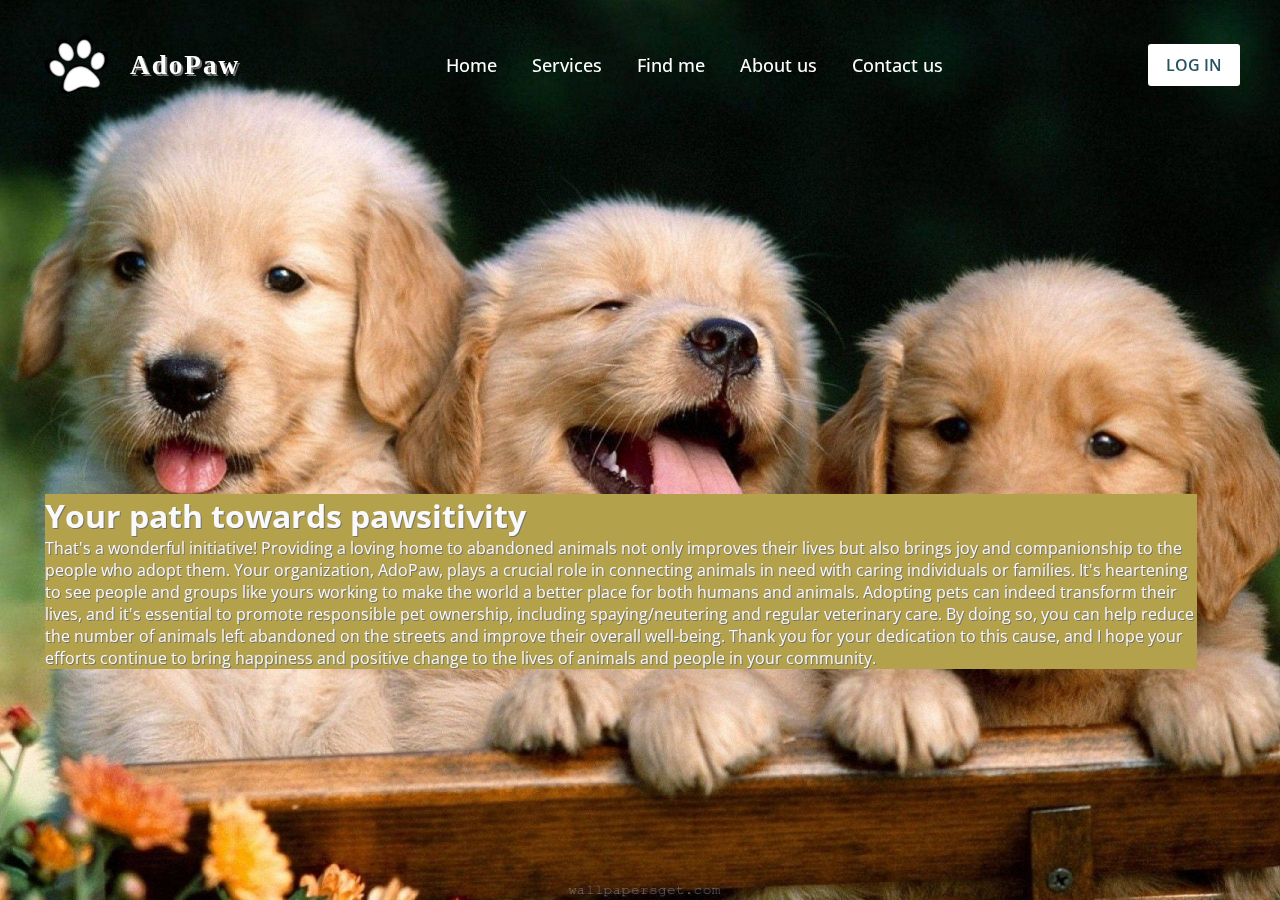
<file: index.html>
<!DOCTYPE html>
<html lang="en">
<head>
    <meta charset="UTF-8">
    <meta name="viewport" content="width=device-width, initial-scale=1.0">
    <title>Adopaw</title>

    <link rel="stylesheet" href="https://fonts.googleapis.com/css2?family=Material+Symbols+Rounded:opsz,wght,FILL,GRAD@48,400,0,0">
    <link rel="stylesheet" href="style.css">
    <script src="script.js" defer></script>
</head>
<body>
    <header>
        <nav class="navbar">
            <span class="hamburger-btn material-symbols-rounded">menu</span>
            <a href="#" class="logo">
                <img src="images/logo.png" alt="logo">
                <h2>AdoPaw</h2>
            </a>
            <ul class="links">
                <span class="close-btn material-symbols-rounded">close</span>
                <li><a href="#">Home</a></li>
                <li><a href="./public/services/services.html">Services</a></li>
                <li><a href="#">Find me</a></li>
                <li><a href="./public/about us/aboutus.html">About us</a></li>
                <li><a href="./public/contact/contact.html">Contact us</a></li>
            </ul>
            <button class="login-btn">LOG IN</button>
        </nav>
            
    <div class="text-box">
        
        <h1>Your path towards pawsitivity</h1>
        
        <p>That's a wonderful initiative! Providing a loving home to abandoned animals not only improves their lives but also brings joy and companionship to the people who adopt them. Your organization, AdoPaw, plays a crucial role in connecting animals in need with caring individuals or families. It's heartening to see people and groups like yours working to make the world a better place for both humans and animals.
            Adopting pets can indeed transform their lives, and it's essential to promote responsible pet ownership, including spaying/neutering and regular veterinary care. By doing so, you can help reduce the number of animals left abandoned on the streets and improve their overall well-being.
            Thank you for your dedication to this cause, and I hope your efforts continue to bring happiness and positive change to the lives of animals and people in your community.
        </p>
        
        </div>
    </header>

    <div class="blur-bg-overlay"></div>
    <div class="form-popup">
        <span class="close-btn material-symbols-rounded">close</span>
        <div class="form-box login">
            <div class="form-details">
                <h2>Welcome Back</h2>
                <p>Please log in using your credentials to stay connected with your Wingman.</p>
            </div>
            <div class="form-content">
                <h2>LOGIN</h2>
                <form action="#">
                    <div class="input-field">
                        <input type="text" required>
                        <label>Email</label>
                    </div>
                    <div class="input-field">
                        <input type="password" required>
                        <label>Password</label>
                    </div>
                    <a href="#" class="forgot-pass-link">Forgot password?</a>
                    <button type="submit">Log In</button>
                </form>
                <div class="bottom-link">
                    Don't have an account?
                    <a href="#" id="signup-link">Signup</a>
                </div>
            </div>
        </div>
        <div class="form-box signup">
            <div class="form-details">
                <h2>Create Account</h2>
                <p>To become a part of our community, please sign up using your personal information.</p>
            </div>
            <div class="form-content">
                <h2>SIGNUP</h2>
                <form action="#">
                    <div class="input-field">
                        <input type="text" required>
                        <label>Enter your email</label>
                    </div>
                    <div class="input-field">
                        <input type="password" required>
                        <label>Create password</label>
                    </div>
                    <div class="policy-text">
                        <input type="checkbox" id="policy">
                        <label for="policy">
                            I agree the
                            <a href="#" class="option">Terms & Conditions</a>
                        </label>
                    </div>
                    <button type="submit">Sign Up</button>
                </form>
                <div class="bottom-link">
                    Already have an account? 
                    <a href="#" id="login-link">Login</a>
                </div>
            </div>
        </div>
    </div>

</body>
</html>
</file>
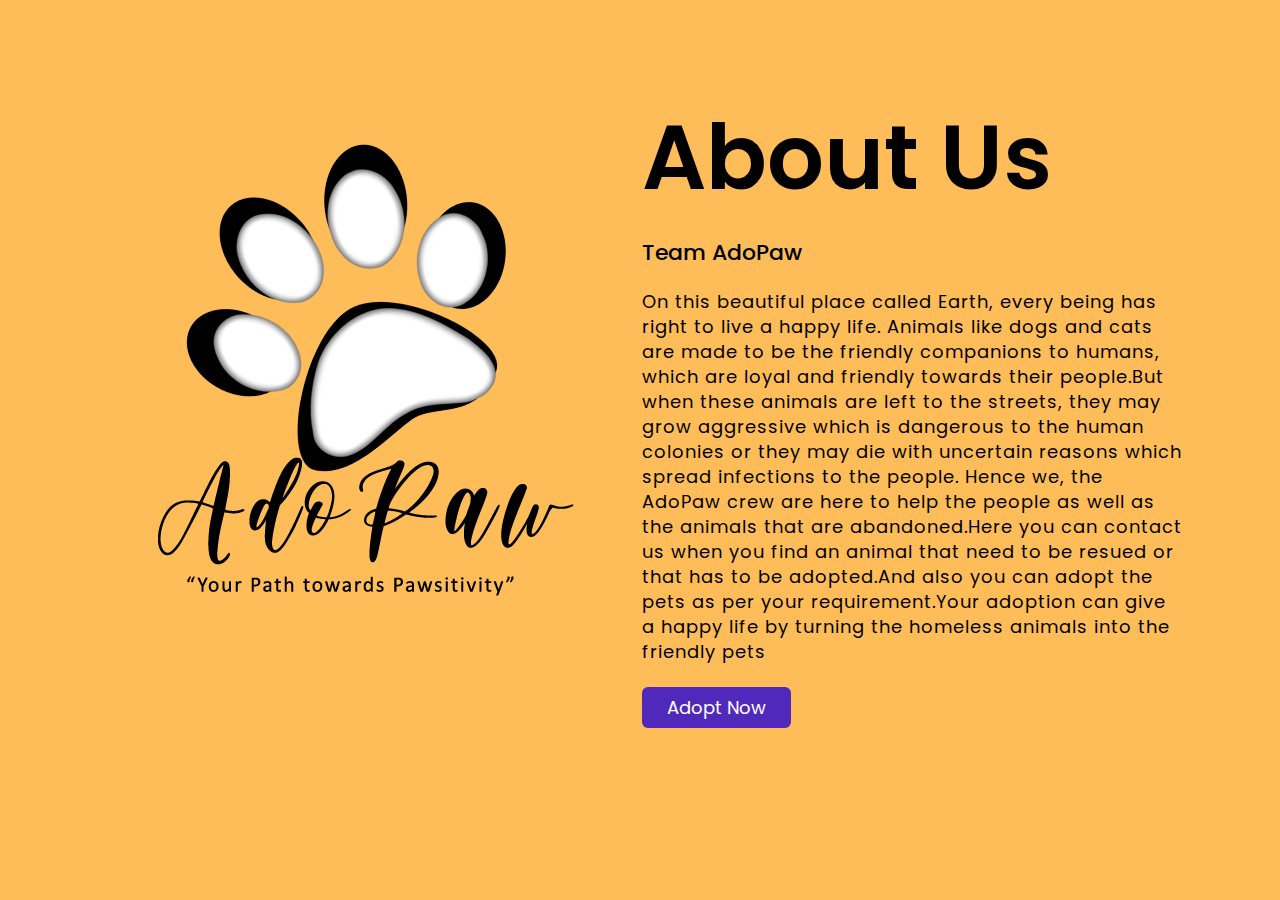
<file: public/about us/aboutus.html>
<!DOCTYPE html>
<html lang="en">
<head>
  <meta charset="UTF-8">
  <meta name="viewport" content="width=device-width, initial-scale=1.0">
  <meta http-equiv="X-UA-Compatible" content="ie=edge">
 <title> An About Us Page </title>

  <link rel="stylesheet" href="style.css">
</head>
<body>
  <section class="about-us">
    <div class="about">
      <img src="adopaw.png" alt="AdoPaw logo">
      <div class="text">
        <h2>About Us</h2>
        <h5>Team AdoPaw</h5>
          <p>On this beautiful place called Earth, every being has right to live a happy life.  Animals like dogs and cats are made to be the friendly companions to humans, which are loyal and friendly towards their people.But when these animals are left to the streets, they may grow aggressive which is dangerous to the human colonies or they may die with uncertain reasons which spread infections to the people.
            Hence we, the AdoPaw crew are here to help the people as well as the animals that are abandoned.Here you can contact us when you find an animal that need to be resued or that has to be adopted.And also you can adopt the pets as per your requirement.Your adoption can give a happy life by turning the homeless animals into the friendly pets</p>
        <div class="data">
        <a href="#" class="adopt">Adopt Now</a>
        </div>
      </div>
    </div>
  </section>
</body>
</html>
</file>
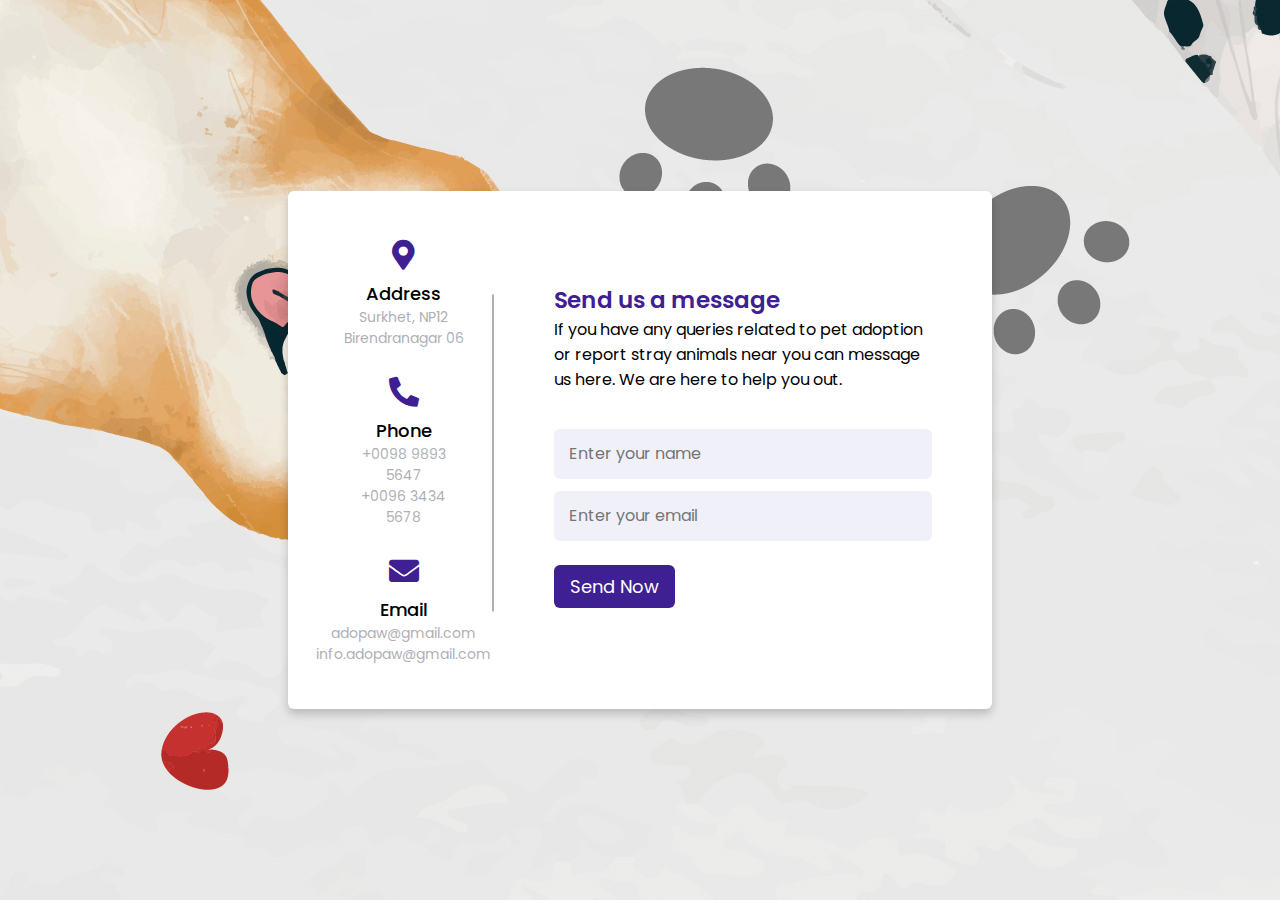
<file: public/contact/contact.html>
<!DOCTYPE html>
<html lang="en" dir="ltr">
  <head>
    <meta charset="UTF-8">
    <title> Responsive Contact Us Form  | CodingLab </title>
    <link rel="stylesheet" href="style.css">
    <link rel="stylesheet" href="https://cdnjs.cloudflare.com/ajax/libs/font-awesome/5.15.2/css/all.min.css"/>
     <meta name="viewport" content="width=device-width, initial-scale=1.0">
   </head>
<body>
  <div class="container">
    <div class="content">
      <div class="left-side">
        <div class="address details">
          <i class="fas fa-map-marker-alt"></i>
          <div class="topic">Address</div>
          <div class="text-one">Surkhet, NP12</div>
          <div class="text-two">Birendranagar 06</div>
        </div>
        <div class="phone details">
          <i class="fas fa-phone-alt"></i>
          <div class="topic">Phone</div>
          <div class="text-one">+0098 9893 5647</div>
          <div class="text-two">+0096 3434 5678</div>
        </div>
        <div class="email details">
          <i class="fas fa-envelope"></i>
          <div class="topic">Email</div>
          <div class="text-one">adopaw@gmail.com</div>
          <div class="text-two">info.adopaw@gmail.com</div>
        </div>
      </div>
      <div class="right-side">
        <div class="topic-text">Send us a message</div>
        <p>If you have any queries related to pet adoption or report stray animals near you can message us here. We are here to help you out.</p>
        <br>
      <form action="#">
        <div class="input-box">
          <input type="text" placeholder="Enter your name">
        </div>
        <div class="input-box">
          <input type="text" placeholder="Enter your email">
        </div>
        <div class="button">
          <input type="button" value="Send Now" >
        </div>
      </form>
    </div>
    </div>
  </div>
</body>
</html>
</file>
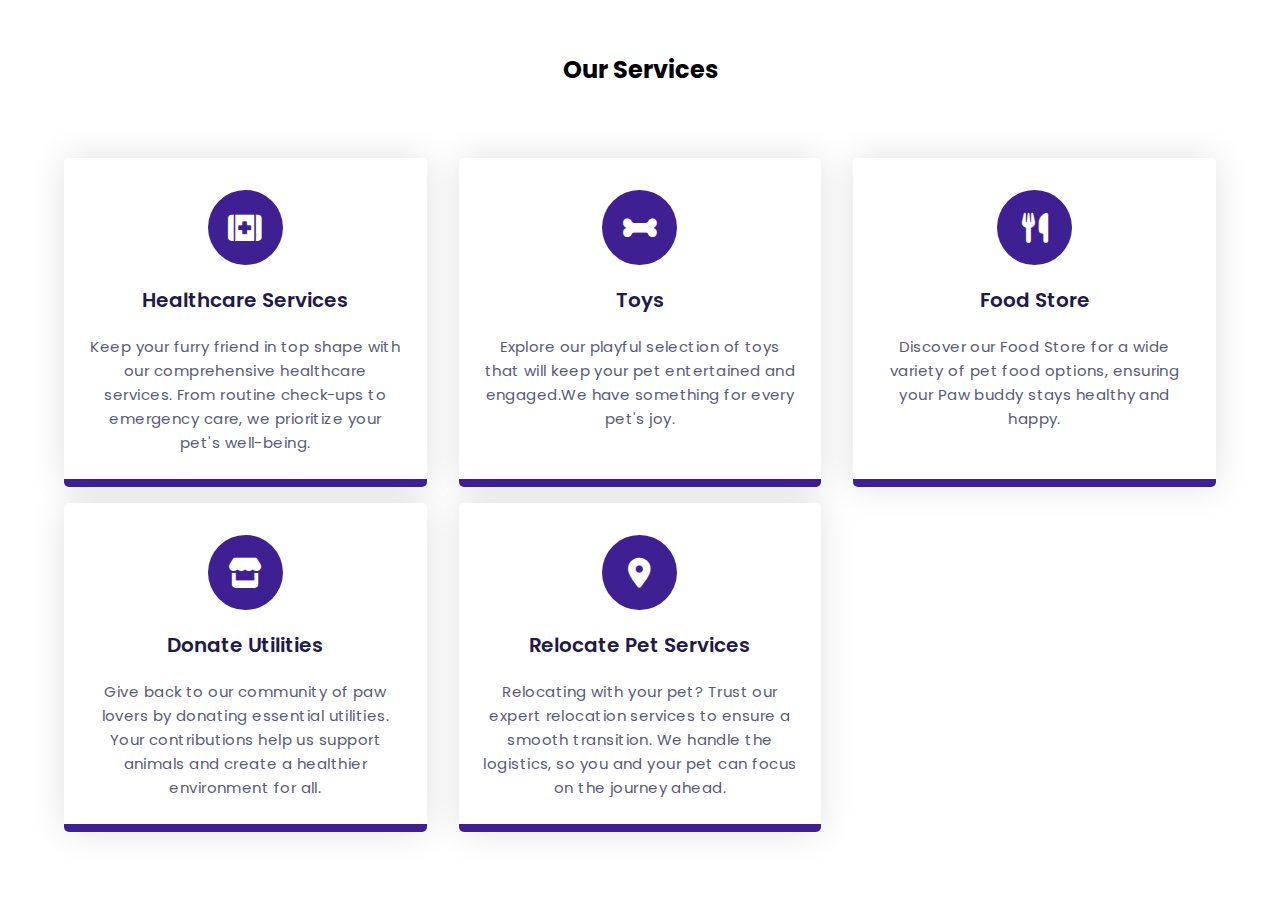
<file: public/services/services.html>
<!DOCTYPE html>
<html lang="en">
  <head>
    <meta name="viewport" content="width=device-width, initial-scale=1.0" />
    <title>Services</title>

    <link
      rel="stylesheet"
      href="https://cdnjs.cloudflare.com/ajax/libs/font-awesome/6.0.0-beta3/css/all.min.css"
    />

    <link
      href="https://fonts.googleapis.com/css2?family=Poppins:wght@400;500;600&display=swap"
      rel="stylesheet"
    />

    <link rel="stylesheet" href="style.css" />
  </head>
  <body>
    <section>
      <div class="row">
        <h2 class="section-heading">Our Services</h2>
      </div>
      <div class="row">
        <div class="column">
          <div class="card">
            <div class="icon-wrapper">
                <i class="fa-solid fa-kit-medical"></i>
            </div>
            <h3>Healthcare Services</h3>
            <p>
                Keep your furry friend in top shape with our comprehensive healthcare services. 
                From routine check-ups to emergency care, we prioritize your pet's well-being.
            </p>
          </div>
        </div>
        <div class="column">
          <div class="card">
            <div class="icon-wrapper">
                <i class="fa-solid fa-bone"></i>
            </div>
            <h3>Toys</h3>
            <p>
                Explore our playful selection of toys that will keep your pet entertained and engaged.We have something for every pet's joy.
            </p>
          </div>
        </div>
        <div class="column">
          <div class="card">
            <div class="icon-wrapper">
                <i class="fa-solid fa-utensils"></i>
            </div>
            <h3>Food Store</h3>
            <p>
                Discover our Food Store for a wide variety of pet food options, ensuring your Paw buddy stays healthy and happy.
            </p>
          </div>
        </div>
        <div class="column">
          <div class="card">
            <div class="icon-wrapper">
                <i class="fa-solid fa-store"></i>
            </div>
            <h3>Donate Utilities</h3>
            <p>
                Give back to our community of paw lovers by donating essential utilities. 
                Your contributions help us support animals and create a healthier environment for all.
            </p>
          </div>
        </div>
        <div class="column">
          <div class="card">
            <div class="icon-wrapper">
                <i class="fa-solid fa-location-dot"></i>
            </div>
            <h3>Relocate Pet Services</h3>
            <p>
                Relocating with your pet? Trust our expert relocation services to ensure a smooth transition. 
                We handle the logistics, so you and your pet can focus on the journey ahead.
            </p>
          </div>
            </p>
          </div>
        </div>
      </div>
    </section>
  </body>
</html>
</file>
<file: style.css>
@import url("https://fonts.googleapis.com/css2?family=Open+Sans:wght@400;500;600;700&display=swap");

* {
    margin: 0;
    padding: 0;
    box-sizing: border-box;
    font-family: "Open Sans", sans-serif;
}

body {
    height: 100vh;
    width: 100%;
    background: url("images/hero-bg.jpg") center/cover no-repeat;
}

header {
    position: fixed;
    width: 100%;
    top: 0;
    left: 0;
    z-index: 10;
    padding: 0 10px;
}

.navbar {
    display: flex;
    padding: 25px 0;
    align-items: center;
    max-width: 1200px;
    margin: 0 auto;
    justify-content: space-between;
}

.navbar .hamburger-btn {
    display: none;
    color: #fff;
    cursor: pointer;
    font-size: 1.5rem;
 
}

.navbar .logo {
    gap: 10px;
    display: flex;
    align-items: center;
    text-decoration: none;
}

.navbar .logo img {
    width: 80px;
    border-radius: 0%;
}

.navbar .logo h2 {
    color: #fff;
    text-shadow: 2px 2px #717171;
    font-weight: 600;
    font-size: 1.7rem;
    font-family: 'Yellowtail', cursive;
    letter-spacing: 2px;
}

.navbar .links {
    display: flex;
    gap: 35px;
    list-style: none;
    align-items: center;
}

.navbar .close-btn {
    position: absolute;
    right: 20px;
    top: 20px;
    display: none;
    color: #000;
    cursor: pointer;
}

.navbar .links a {
    color: #fff;
    font-size: 1.1rem;
    font-weight: 500;
    text-decoration: none;
    transition: 0.1s ease;
}

.navbar .links a:hover {
    color: #3e2093;
}

.navbar .login-btn {
    border: none;
    outline: none;
    background: #fff;
    color: #275360;
    font-size: 1rem;
    font-weight: 600;
    padding: 10px 18px;
    border-radius: 3px;
    cursor: pointer;
    transition: 0.15s ease;
}

.navbar .login-btn:hover {
    background: #ddd;
}

.form-popup {
    position: fixed;
    top: 50%;
    left: 50%;
    z-index: 10;
    width: 100%;
    opacity: 0;
    pointer-events: none;
    max-width: 720px;
    background: #fff;
    border: 2px solid #fff;
    transform: translate(-50%, -70%);
}

.show-popup .form-popup {
    opacity: 1;
    pointer-events: auto;
    transform: translate(-50%, -50%);
    transition: transform 0.3s ease, opacity 0.1s;
}

.form-popup .close-btn {
    position: absolute;
    top: 12px;
    right: 12px;
    color: #878484;
    cursor: pointer;
}

.blur-bg-overlay {
    position: fixed;
    top: 0;
    left: 0;
    z-index: 10;
    height: 100%;
    width: 100%;
    opacity: 0;
    pointer-events: none;
    backdrop-filter: blur(5px);
    -webkit-backdrop-filter: blur(5px);
    transition: 0.1s ease;
}

.show-popup .blur-bg-overlay {
    opacity: 1;
    pointer-events: auto;
}

.form-popup .form-box {
    display: flex;
}

.form-box .form-details {
    width: 100%;
    color: #fff;
    max-width: 330px;
    text-align: center;
    display: flex;
    flex-direction: column;
    justify-content: space-evenly;
    align-items: center;
    text-shadow: 2px 2px #717171;
}

.login .form-details {
    padding: 0 40px;
    background: url("images/login-img.jpg");
    background-position: center;
    background-size: cover;
}

.signup .form-details {
    padding: 0 20px;
    background: url("images/signup-img.jpg");
    background-position: center;
    background-size: cover;
}

.form-box .form-content {
    width: 100%;
    padding: 35px;
}

.form-box h2 {
    text-align: center;
    margin-bottom: 29px;
    text-shadow: 2px 2px #717171;
}

form .input-field {
    position: relative;
    height: 50px;
    width: 100%;
    margin-top: 20px;
}

.input-field input {
    height: 100%;
    width: 100%;
    background: none;
    outline: none;
    font-size: 0.95rem;
    padding: 0 15px;
    border: 1px solid #717171;
    border-radius: 3px;
}

.input-field input:focus {
    border: 1px solid #3e2093;
}

.input-field label {
    position: absolute;
    top: 50%;
    left: 15px;
    transform: translateY(-50%);
    color: #4a4646;
    pointer-events: none;
    transition: 0.2s ease;
}

.input-field input:is(:focus, :valid) {
    padding: 16px 15px 0;
}

.input-field input:is(:focus, :valid)~label {
    transform: translateY(-120%);
    color: #3e2093;
    font-size: 0.75rem;
}

.form-box a {
    color: #3e2093;
    text-decoration: none;
}

.form-box a:hover {
    text-decoration: underline;
}

form :where(.forgot-pass-link, .policy-text) {
    display: inline-flex;
    margin-top: 13px;
    font-size: 0.95rem;
}

form button {
    width: 100%;
    color: #fff;
    border: none;
    outline: none;
    padding: 14px 0;
    font-size: 1rem;
    font-weight: 500;
    border-radius: 3px;
    cursor: pointer;
    margin: 25px 0;
    background: #3e2093;
    transition: 0.2s ease;
}

form button:hover {
    background: #0097a7;
}

.form-content .bottom-link {
    text-align: center;
}

.form-popup .signup,
.form-popup.show-signup .login {
    display: none;
}

.form-popup.show-signup .signup {
    display: flex;
}

.signup .policy-text {
    display: flex;
    margin-top: 14px;
    align-items: center;
}

.signup .policy-text input {
    width: 14px;
    height: 14px;
    margin-right: 7px;
}

@media (max-width: 950px) {
    .navbar :is(.hamburger-btn, .close-btn) {
        display: block;
    }

    .navbar {
        padding: 15px 0;
    }

    .navbar .logo img {
        display: none;
    }

    .navbar .logo h2 {
        font-size: 1.4rem;
    }

    .navbar .links {
        position: fixed;
        top: 0;
        z-index: 10;
        left: -100%;
        display: block;
        height: 100vh;
        width: 100%;
        padding-top: 60px;
        text-align: center;
        background: #fff;
        transition: 0.2s ease;
    }

    .navbar .links.show-menu {
        left: 0;
    }

    .navbar .links a {
        display: inline-flex;
        margin: 20px 0;
        font-size: 1.2rem;
        color: #000;
    }

    .navbar .links a:hover {
        color: #3e2093;
    }

    .navbar .login-btn {
        font-size: 0.9rem;
        padding: 7px 10px;
    }
}

@media (max-width: 760px) {
    .form-popup {
        width: 95%;
    }

    .form-box .form-details {
        display: none;
    }

    .form-box .form-content {
        padding: 30px 20px;
    }
}



.text-box{
    width: 90%;  
    color: #f9f9f9;   
    position: absolute;
    top: 380%;
    left: 3.5%;
    transform: translate(-50%);
    text-shadow: 1px 1px #717171;
    background-color: #b4a14c;
}
</file>
<file: public/about us/style.css>
@import url('https://fonts.googleapis.com/css2?family=Poppins:wght@200;300;400;500&display=swap');
*{
  margin: 0;
  padding: 0;
  box-sizing: border-box;
  font-family: 'Poppins', sans-serif;
}
.about-us{
  height: 100vh;
  width: 100%;
  padding: 90px 0;
  background: #FFBD59;
}
.pic{
  height: auto;
  width:  30px;
}
.about{
  width: 1130px;
  max-width: 85%;
  margin: 0 auto;
  display: flex;
  align-items: center;
  justify-content: space-around;
}
.text{
  width: 540px;
}
.text h2{
  font-size: 90px;
  font-weight: 600;
  margin-bottom: 10px;

}
.text h5{
  font-size: 22px;
  font-weight: 500;
  margin-bottom: 20px;
}
span{
  color: #5029bc;
}
.text p{
  font-size: 18px;
  line-height: 25px;
  letter-spacing: 1px;
}
.data{
  margin-top: 30px;
}
.adopt{
  font-size: 18px;
  background: #5029bc;
  color: #fff;
  text-decoration: none;
  border: none;
  padding: 8px 25px;
  border-radius: 6px;
  transition: 0.5s;
}
</file>
<file: public/contact/style.css>
@import url('https://fonts.googleapis.com/css2?family=Poppins:wght@200;300;400;500;600;700&display=swap');
*{
  margin: 0;
  padding: 0;
  box-sizing: border-box;
  font-family: "Poppins" , sans-serif;
}
body{
  min-height: 100vh;
  width: 100%;
  background-image: url("./job562-nunoon-10.jpg");
  display: flex;
  align-items: center;
  justify-content: center;
}
.container{
  width: 55%;
  background: #fff;
  border-radius: 6px;
  padding: 20px 60px 30px 40px;
  box-shadow: 0 5px 10px rgba(0, 0, 0, 0.2);
}
.container .content{
  display: flex;
  align-items: center;
  justify-content: space-between;
}
.container .content .left-side{
  width: 25%;
  height: 100%;
  display: flex;
  flex-direction: column;
  align-items: center;
  justify-content: center;
  margin-top: 15px;
  position: relative;
}
.content .left-side::before{
  content: '';
  position: absolute;
  height: 70%;
  width: 2px;
  right: -15px;
  top: 50%;
  transform: translateY(-50%);
  background: #afafb6;
}
.content .left-side .details{
  margin: 14px;
  text-align: center;
}
.content .left-side .details i{
  font-size: 30px;
  color: #3e2093;
  margin-bottom: 10px;
}
.content .left-side .details .topic{
  font-size: 18px;
  font-weight: 500;
}
.content .left-side .details .text-one,
.content .left-side .details .text-two{
  font-size: 14px;
  color: #afafb6;
}
.container .content .right-side{
  width: 75%;
  margin-left: 75px;
}
.content .right-side .topic-text{
  font-size: 23px;
  font-weight: 600;
  color: #3e2093;
}
.right-side .input-box{
  height: 50px;
  width: 100%;
  margin: 12px 0;
}
.right-side .input-box input,
.right-side .input-box textarea{
  height: 100%;
  width: 100%;
  border: none;
  outline: none;
  font-size: 16px;
  background: #F0F1F8;
  border-radius: 6px;
  padding: 0 15px;
  resize: none;
}
.right-side .message-box{
  min-height: 110px;
}
.right-side .input-box textarea{
  padding-top: 6px;
}
.right-side .button{
  display: inline-block;
  margin-top: 12px;
}
.right-side .button input[type="button"]{
  color: #fff;
  font-size: 18px;
  outline: none;
  border: none;
  padding: 8px 16px;
  border-radius: 6px;
  background: #3e2093;
  cursor: pointer;
  transition: all 0.3s ease;
}
.button input[type="button"]:hover{
  background: #5029bc;
}

@media (max-width: 950px) {
  .container{
    width: 90%;
    padding: 30px 40px 40px 35px ;
  }
  .container .content .right-side{
   width: 75%;
   margin-left: 55px;
}
}
@media (max-width: 820px) {
  .container{
    margin: 40px 0;
    height: 100%;
  }
  .container .content{
    flex-direction: column-reverse;
  }
 .container .content .left-side{
   width: 100%;
   flex-direction: row;
   margin-top: 40px;
   justify-content: center;
   flex-wrap: wrap;
 }
 .container .content .left-side::before{
   display: none;
 }
 .container .content .right-side{
   width: 100%;
   margin-left: 0;
 }
}
</file>
<file: public/services/style.css>
* {
    padding: 0;
    margin: 0;
    box-sizing: border-box;
    font-family: "Poppins", sans-serif;
  }
  section {
    height: 100vh;
    width: 100%;
    display: grid;
    place-items: center;
  }
  .row {
    display: flex;
    flex-wrap: wrap;
  }
  .column {
    width: 100%;
    padding: 0 1em 1em 1em;
    text-align: center;
  }
  .card {
    width: 100%;
    height: 100%;
    padding: 2em 1.5em;
    background: linear-gradient(#ffffff 50%, #3e2093 50%);
    background-size: 100% 200%;
    background-position: 0 2.5%;
    border-radius: 5px;
    box-shadow: 0 0 35px rgba(0, 0, 0, 0.12);
    cursor: pointer;
    transition: 0.5s;
  }
  h3 {
    font-size: 20px;
    font-weight: 600;
    color: #1f194c;
    margin: 1em 0;
  }
  p {
    color: #575a7b;
    font-size: 15px;
    line-height: 1.6;
    letter-spacing: 0.03em;
  }
  .icon-wrapper {
    background-color: #3e2093;
    position: relative;
    margin: auto;
    font-size: 30px;
    height: 2.5em;
    width: 2.5em;
    color: #ffffff;
    border-radius: 50%;
    display: grid;
    place-items: center;
    transition: 0.5s;
  }
  .card:hover {
    background-position: 0 100%;
  }
  .card:hover .icon-wrapper {
    background-color: #ffffff;
    color:#3e2093;
  }
  .card:hover h3 {
    color: #ffffff;
  }
  .card:hover p {
    color: #f0f0f0;
  }
  @media screen and (min-width: 768px) {
    section {
      padding: 0 2em;
    }
    .column {
      flex: 0 50%;
      max-width: 50%;
    }
  }
  @media screen and (min-width: 992px) {
    section {
      padding: 1em 3em;
    }
    .column {
      flex: 0 0 33.33%;
      max-width: 33.33%;
    }
  }
</file>
